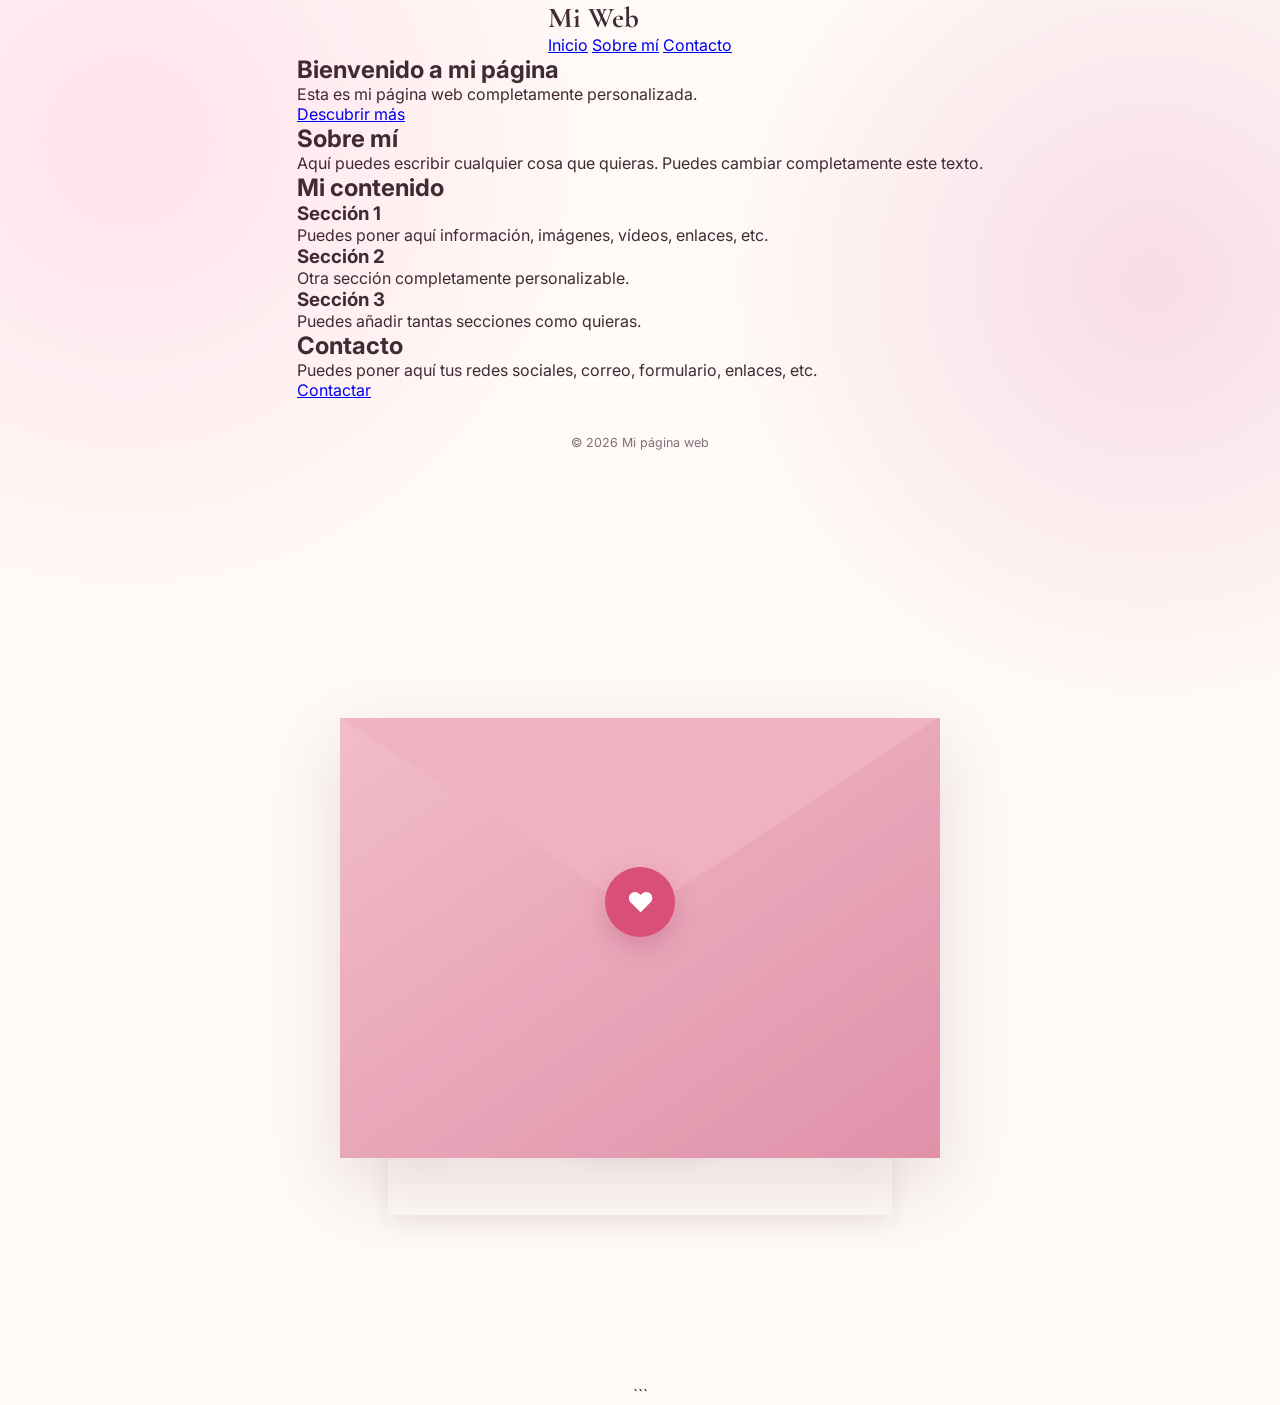
<file: index.html>
<!DOCTYPE html>
<html lang="es">
<head>
    <meta charset="UTF-8">
    
    <!-- Adaptación a móviles -->
    <meta name="viewport" content="width=device-width, initial-scale=1.0">

    <!-- Título de la página -->
    <title>Mi página web</title>

    <!-- Descripción -->
    <meta name="description" content="Mi página web personalizada">

    <!-- Hoja de estilos -->
    <link rel="stylesheet" href="style.css">
</head>

<body>

    <!-- =========================
         CABECERA
    ========================== -->
    <header>
        <nav>
            <div class="logo">
                Mi Web
            </div>

            <div class="menu">
                <a href="#inicio">Inicio</a>
                <a href="#sobre-mi">Sobre mí</a>
                <a href="#contacto">Contacto</a>
            </div>
        </nav>
    </header>


    <!-- =========================
         CONTENIDO PRINCIPAL
    ========================== -->
    <main>

        <!-- INICIO -->
        <section id="inicio" class="hero">

            <div class="hero-content">
                <h1>Bienvenido a mi página</h1>

                <p>
                    Esta es mi página web completamente personalizada.
                </p>

                <a href="#sobre-mi" class="boton">
                    Descubrir más
                </a>
            </div>

        </section>


        <!-- SOBRE MÍ -->
        <section id="sobre-mi" class="seccion">

            <h2>Sobre mí</h2>

            <p>
                Aquí puedes escribir cualquier cosa que quieras.
                Puedes cambiar completamente este texto.
            </p>

        </section>


        <!-- CONTENIDO PERSONALIZABLE -->
        <section class="seccion">

            <h2>Mi contenido</h2>

            <div class="tarjetas">

                <article class="tarjeta">
                    <h3>Sección 1</h3>
                    <p>
                        Puedes poner aquí información, imágenes,
                        vídeos, enlaces, etc.
                    </p>
                </article>

                <article class="tarjeta">
                    <h3>Sección 2</h3>
                    <p>
                        Otra sección completamente personalizable.
                    </p>
                </article>

                <article class="tarjeta">
                    <h3>Sección 3</h3>
                    <p>
                        Puedes añadir tantas secciones como quieras.
                    </p>
                </article>

            </div>

        </section>


        <!-- CONTACTO -->
        <section id="contacto" class="seccion">

            <h2>Contacto</h2>

            <p>
                Puedes poner aquí tus redes sociales,
                correo, formulario, enlaces, etc.
            </p>

            <a href="mailto:correo@ejemplo.com" class="boton">
                Contactar
            </a>

        </section>

    </main>


    <!-- =========================
         PIE DE PÁGINA
    ========================== -->
    <footer>

        <p>
            © 2026 Mi página web
        </p>

    </footer>


    <!-- JavaScript -->
    <script src="script.js"></script>

</body><!DOCTYPE html>
<html lang="es">

<head>
    <meta charset="UTF-8">
    <meta name="viewport" content="width=device-width, initial-scale=1.0">

    <title>Una carta para An ♥</title>

    <link rel="stylesheet" href="style.css">
</head>

<body class="entrance-page">

    <div class="floating-hearts"></div>

    <main class="entrance">

        <div class="envelope-container" id="envelope">

            <div class="envelope">

                <!-- CARTA DENTRO DEL SOBRE -->

                <div class="letter-inside">

                    <span class="small-title">
                        UNA PEQUEÑA PREGUNTA
                    </span>

                    <h1>
                        ¿Dónde nos conocimos?
                    </h1>

                    <div class="ornament">
                        ♥
                    </div>

                    <p>
                        Escribe la respuesta para abrir nuestra carta.
                    </p>

                    <form id="captchaForm">

                        <input
                            type="text"
                            id="captchaAnswer"
                            placeholder="Escribe aquí..."
                            autocomplete="off"
                        >

                        <button type="submit" class="button primary">
                            Continuar ♥
                        </button>

                        <p id="captchaMessage" class="captcha-message"></p>

                    </form>

                </div>

                <!-- PARTE DEL SOBRE -->

                <div class="envelope-body"></div>

                <div class="envelope-flap"></div>

                <div class="envelope-seal">
                    ♥
                </div>

            </div>

            <p class="envelope-hint">
                Pulsa el sobre para abrirlo
            </p>

        </div>

    </main>

    <script src="script.js"></script>

</body>
</html>
</html>
```
</file>
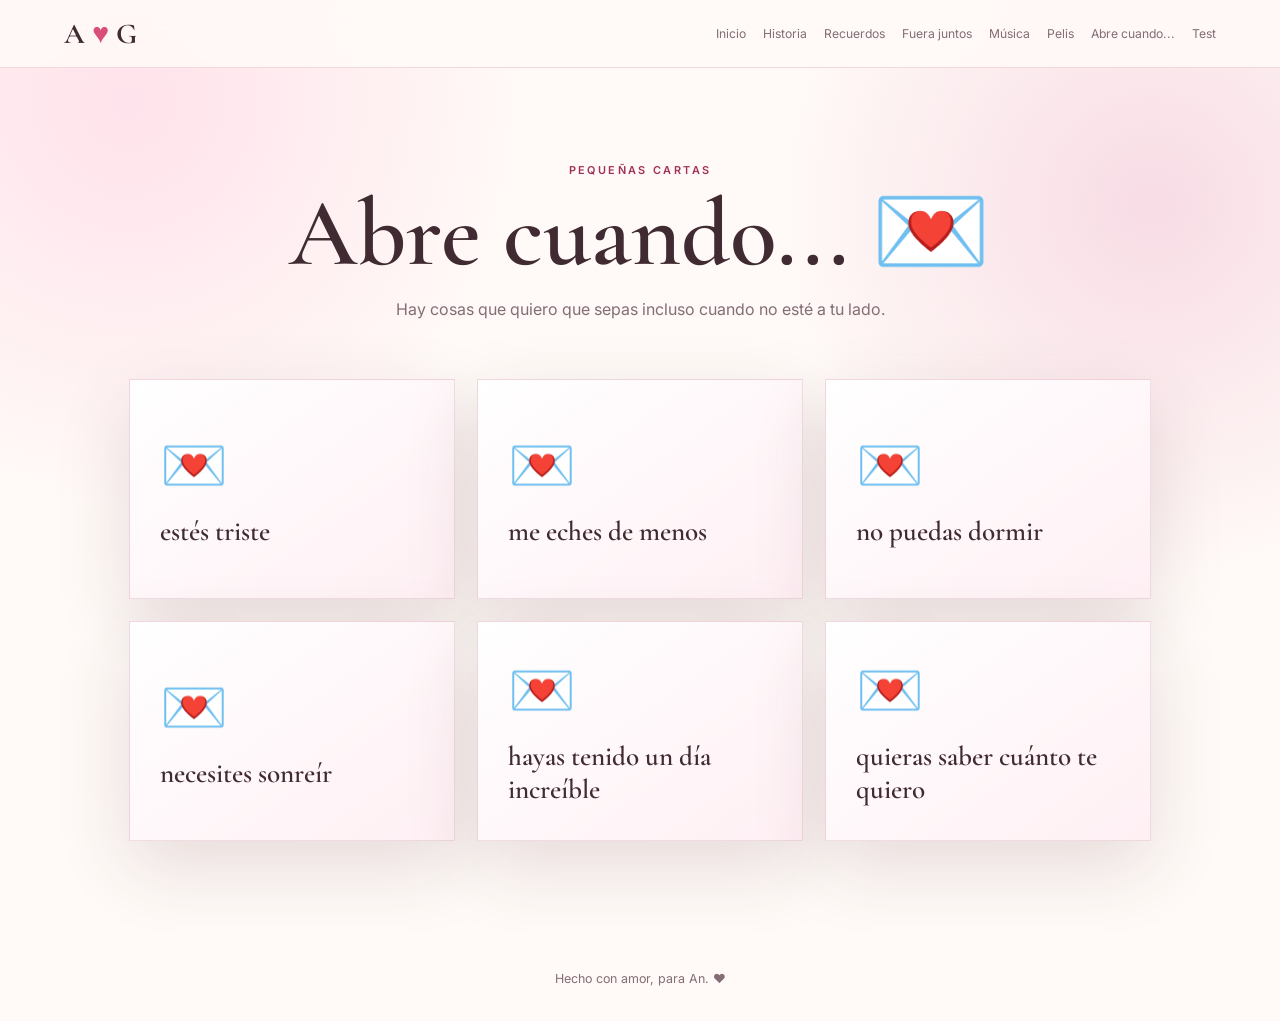
<file: abre-cuando.html>
<!DOCTYPE html>
<html lang="es">
    
<head>

    <meta charset="UTF-8">

    <meta
        name="viewport"
        content="width=device-width, initial-scale=1.0"
    >

    <title>Abre cuando... ♥</title>

    <link rel="stylesheet" href="style.css">

</head>

<body>

<div class="floating-hearts"></div>

<header class="site-header">

    <a href="home.html" class="logo">
        A <span>♥</span> G
    </a>

    <button class="mobile-menu">
        ☰
    </button>

    <nav class="navigation">

        <a href="home.html">Inicio</a>
        <a href="historia.html">Historia</a>
        <a href="recuerdos.html">Recuerdos</a>
        <a href="fuera-juntos.html">Fuera juntos</a>
        <a href="musica.html">Música</a>
        <a href="pelis.html">Pelis</a>
        <a href="abre-cuando.html">Abre cuando...</a>
        <a href="test.html">Test</a>

    </nav>

</header>


<main>

<section class="section">

    <div class="section-heading">

        <span class="small-title">
            PEQUEÑAS CARTAS
        </span>

        <h1>
            Abre cuando... 💌
        </h1>

        <p>
            Hay cosas que quiero que sepas incluso cuando
            no esté a tu lado.
        </p>

    </div>


    <div class="when-grid">


        <button
            class="when-card"
            data-title="estés triste"
            data-message="Recuerda que no todo es tan malo,
            ni tan negro como ahora lo ves,
            la vida te tiene muchas cosas buenas,
            mucha gente te quiere y entre ellas nunca dudes que estoy yo.
            Ahora no es el mejor momento pero piensa en las cosas buenas
            y apoyate sin dudarlo en la gente que te quiere
            tu puedes con todo mi chica."
        >

            <span>
                💌
            </span>

            <strong>
                estés triste
            </strong>

        </button>


        <button
            class="when-card"
            data-title="me eches de menos"
            data-message="ESCRIBE AQUÍ TU CARTA PARA CUANDO ME ECHE DE MENOS."
        >

            <span>
                💌
            </span>

            <strong>
                me eches de menos
            </strong>

        </button>


        <button
            class="when-card"
            data-title="no puedas dormir"
            data-message="ESCRIBE AQUÍ TU CARTA DE BUENAS NOCHES."
        >

            <span>
                💌
            </span>

            <strong>
                no puedas dormir
            </strong>

        </button>


        <button
            class="when-card"
            data-title="necesites sonreír"
            data-message="ESCRIBE AQUÍ ALGO QUE SEPAS QUE LE HARÁ SONREÍR."
        >

            <span>
                💌
            </span>

            <strong>
                necesites sonreír
            </strong>

        </button>


        <button
            class="when-card"
            data-title="hayas tenido un día increíble"
            data-message="ESCRIBE AQUÍ UN MENSAJE PARA CELEBRARLO."
        >

            <span>
                💌
            </span>

            <strong>
                hayas tenido un día increíble
            </strong>

        </button>


        <button
            class="when-card"
            data-title="quieras saber cuánto te quiero"
            data-message="ESCRIBE AQUÍ TODO LO QUE QUIERAS DECIRLE."
        >

            <span>
                💌
            </span>

            <strong>
                quieras saber cuánto te quiero
            </strong>

        </button>


    </div>

</section>

</main>


<!-- MODAL -->

<div class="letter-modal" id="letterModal">

    <div class="modal-content">

        <button
            class="modal-close"
            id="modalClose"
        >
            ×
        </button>

        <span class="small-title">
            ABRE CUANDO...
        </span>

        <h2 id="modalTitle">
        </h2>

        <div class="ornament">
            ♥
        </div>

        <p id="modalMessage">
        </p>

        <p class="signature">
            — G
        </p>

    </div>

</div>


<footer>
    Hecho con amor, para An. ♥
</footer>

<script src="script.js"></script>

</body>
</html>
</file>
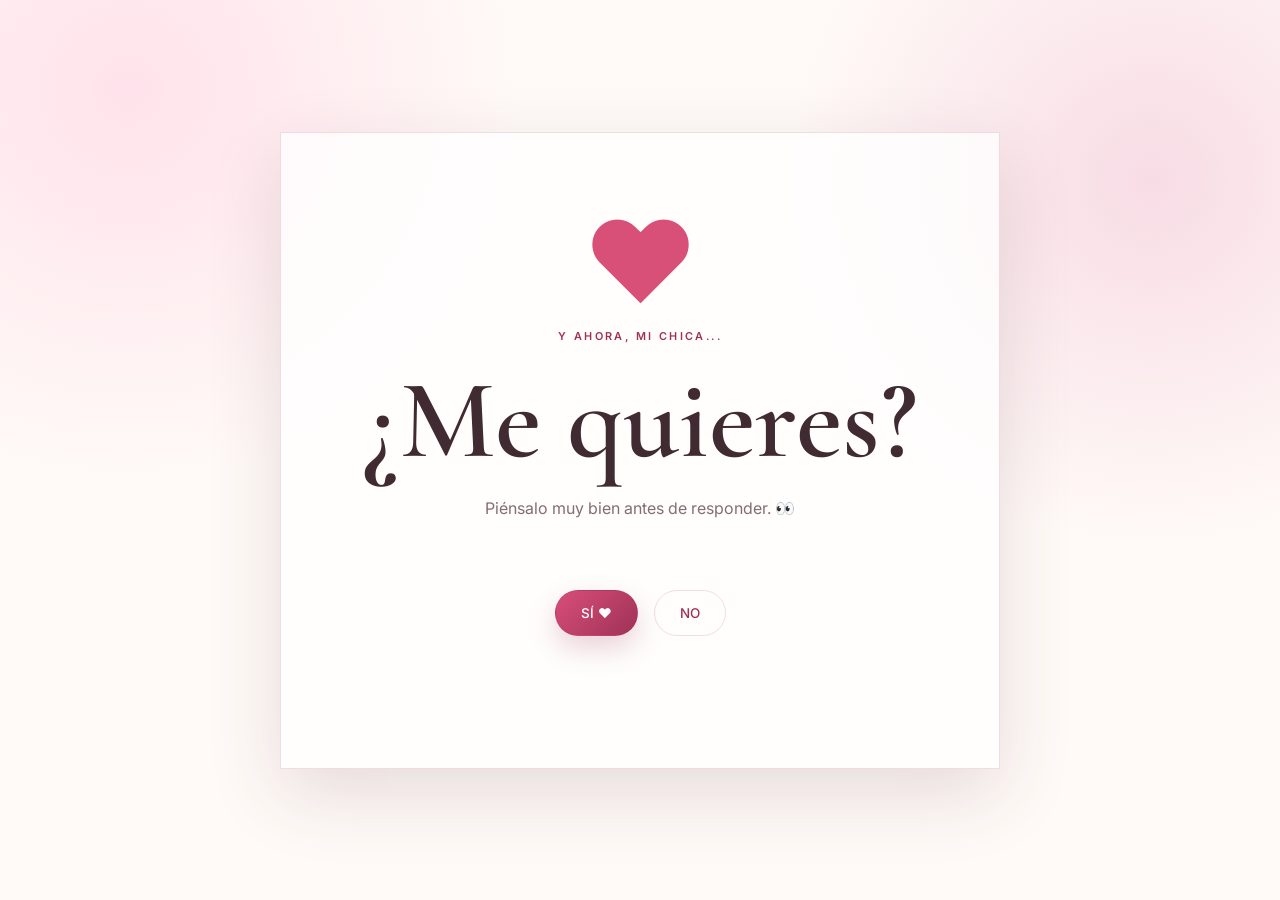
<file: final.html>
<!DOCTYPE html>
<html lang="es">

<head>

    <meta charset="UTF-8">

    <meta
        name="viewport"
        content="width=device-width, initial-scale=1.0"
    >

    <title>Una última pregunta ♥</title>

    <link rel="stylesheet" href="style.css">

</head>

<body class="final-page">

    <div class="floating-hearts"></div>


    <main class="final-container">

        <div class="final-card">

            <div class="final-heart">
                ♥
            </div>

            <span class="small-title">
                Y AHORA, MI CHICA...
            </span>

            <h1>
                ¿Me quieres?
            </h1>

            <p id="finalText">

                Piénsalo muy bien antes de responder. 👀

            </p>


            <div class="final-buttons">

                <button
                    id="yesButton"
                    class="button primary yes-button"
                >
                    SÍ ♥
                </button>


                <button
                    id="noButton"
                    class="button outline no-button"
                >
                    NO
                </button>

            </div>

        </div>

    </main>


    <script src="script.js"></script>

</body>
</html>
</file>
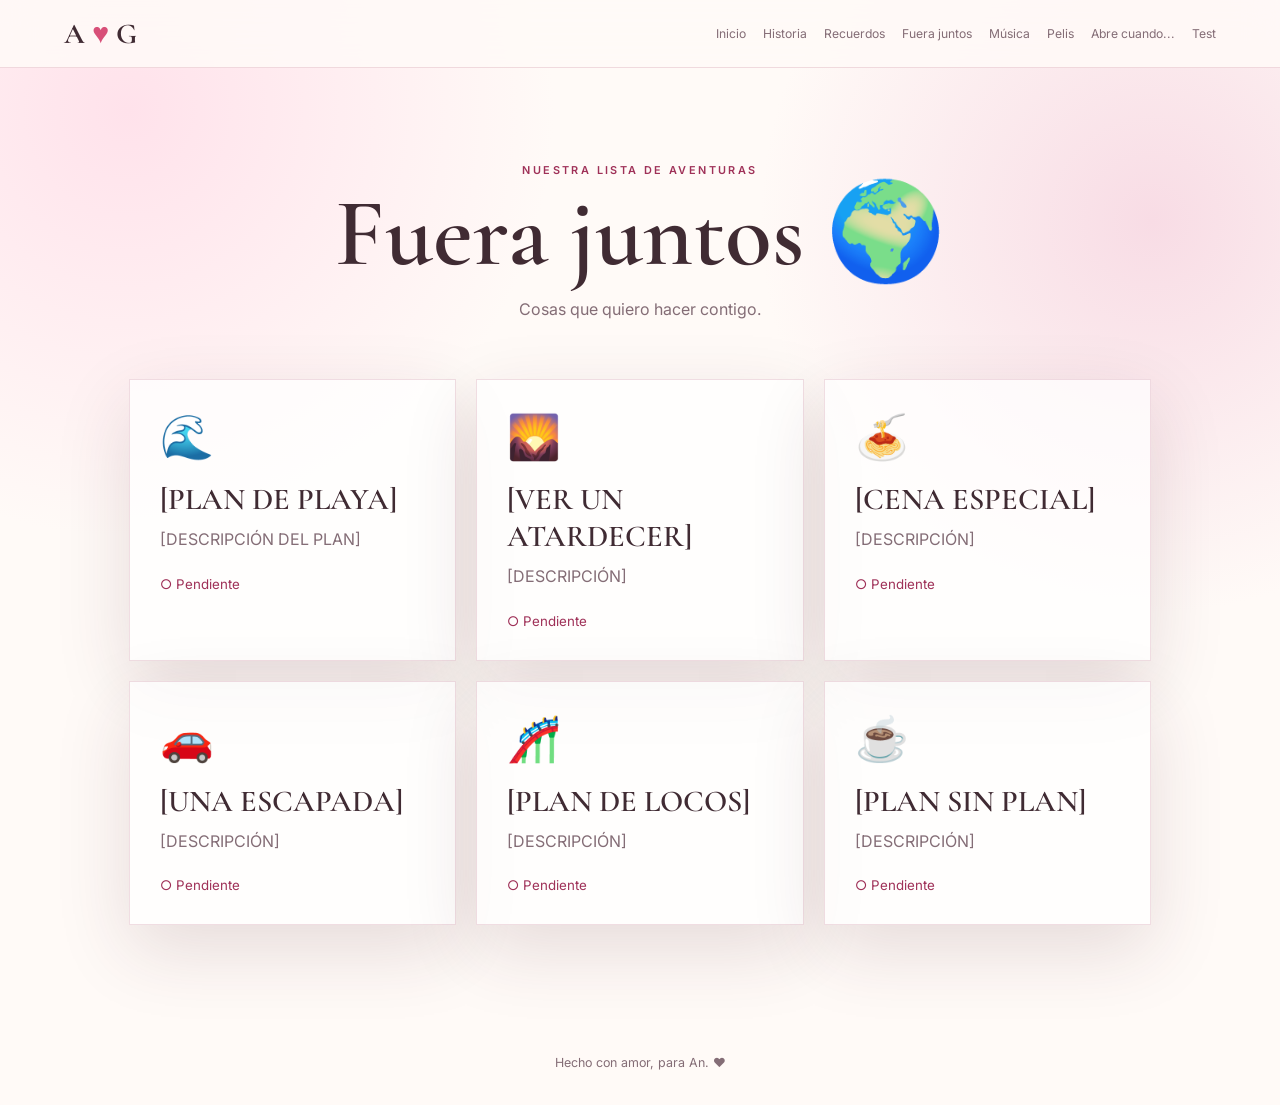
<file: fuera-juntos.html>
<!DOCTYPE html>
<html lang="es">

<head>
    
    <meta charset="UTF-8">

    <meta
        name="viewport"
        content="width=device-width, initial-scale=1.0"
    >

    <title>Fuera juntos ♥</title>

    <link rel="stylesheet" href="style.css">

</head>

<body>

<div class="floating-hearts"></div>

<header class="site-header">

    <a href="home.html" class="logo">
        A <span>♥</span> G
    </a>

    <button class="mobile-menu">
        ☰
    </button>

    <nav class="navigation">

        <a href="home.html">Inicio</a>
        <a href="historia.html">Historia</a>
        <a href="recuerdos.html">Recuerdos</a>
        <a href="fuera-juntos.html">Fuera juntos</a>
        <a href="musica.html">Música</a>
        <a href="pelis.html">Pelis</a>
        <a href="abre-cuando.html">Abre cuando...</a>
        <a href="test.html">Test</a>

    </nav>

</header>


<main>

<section class="section">

    <div class="section-heading">

        <span class="small-title">
            NUESTRA LISTA DE AVENTURAS
        </span>

        <h1>
            Fuera juntos 🌍
        </h1>

        <p>
            Cosas que quiero hacer contigo.
        </p>

    </div>


    <div class="plans-grid">


        <article class="plan-card">

            <div class="plan-icon">
                🌊
            </div>

            <h2>
                [PLAN DE PLAYA]
            </h2>

            <p>
                [DESCRIPCIÓN DEL PLAN]
            </p>

            <button class="plan-check">
                ○ Pendiente
            </button>

        </article>


        <article class="plan-card">

            <div class="plan-icon">
                🌄
            </div>

            <h2>
                [VER UN ATARDECER]
            </h2>

            <p>
                [DESCRIPCIÓN]
            </p>

            <button class="plan-check">
                ○ Pendiente
            </button>

        </article>


        <article class="plan-card">

            <div class="plan-icon">
                🍝
            </div>

            <h2>
                [CENA ESPECIAL]
            </h2>

            <p>
                [DESCRIPCIÓN]
            </p>

            <button class="plan-check">
                ○ Pendiente
            </button>

        </article>


        <article class="plan-card">

            <div class="plan-icon">
                🚗
            </div>

            <h2>
                [UNA ESCAPADA]
            </h2>

            <p>
                [DESCRIPCIÓN]
            </p>

            <button class="plan-check">
                ○ Pendiente
            </button>

        </article>


        <article class="plan-card">

            <div class="plan-icon">
                🎢
            </div>

            <h2>
                [PLAN DE LOCOS]
            </h2>

            <p>
                [DESCRIPCIÓN]
            </p>

            <button class="plan-check">
                ○ Pendiente
            </button>

        </article>


        <article class="plan-card">

            <div class="plan-icon">
                ☕
            </div>

            <h2>
                [PLAN SIN PLAN]
            </h2>

            <p>
                [DESCRIPCIÓN]
            </p>

            <button class="plan-check">
                ○ Pendiente
            </button>

        </article>


    </div>

</section>

</main>


<footer>
    Hecho con amor, para An. ♥
</footer>

<script src="script.js"></script>

</body>
</html>
</file>
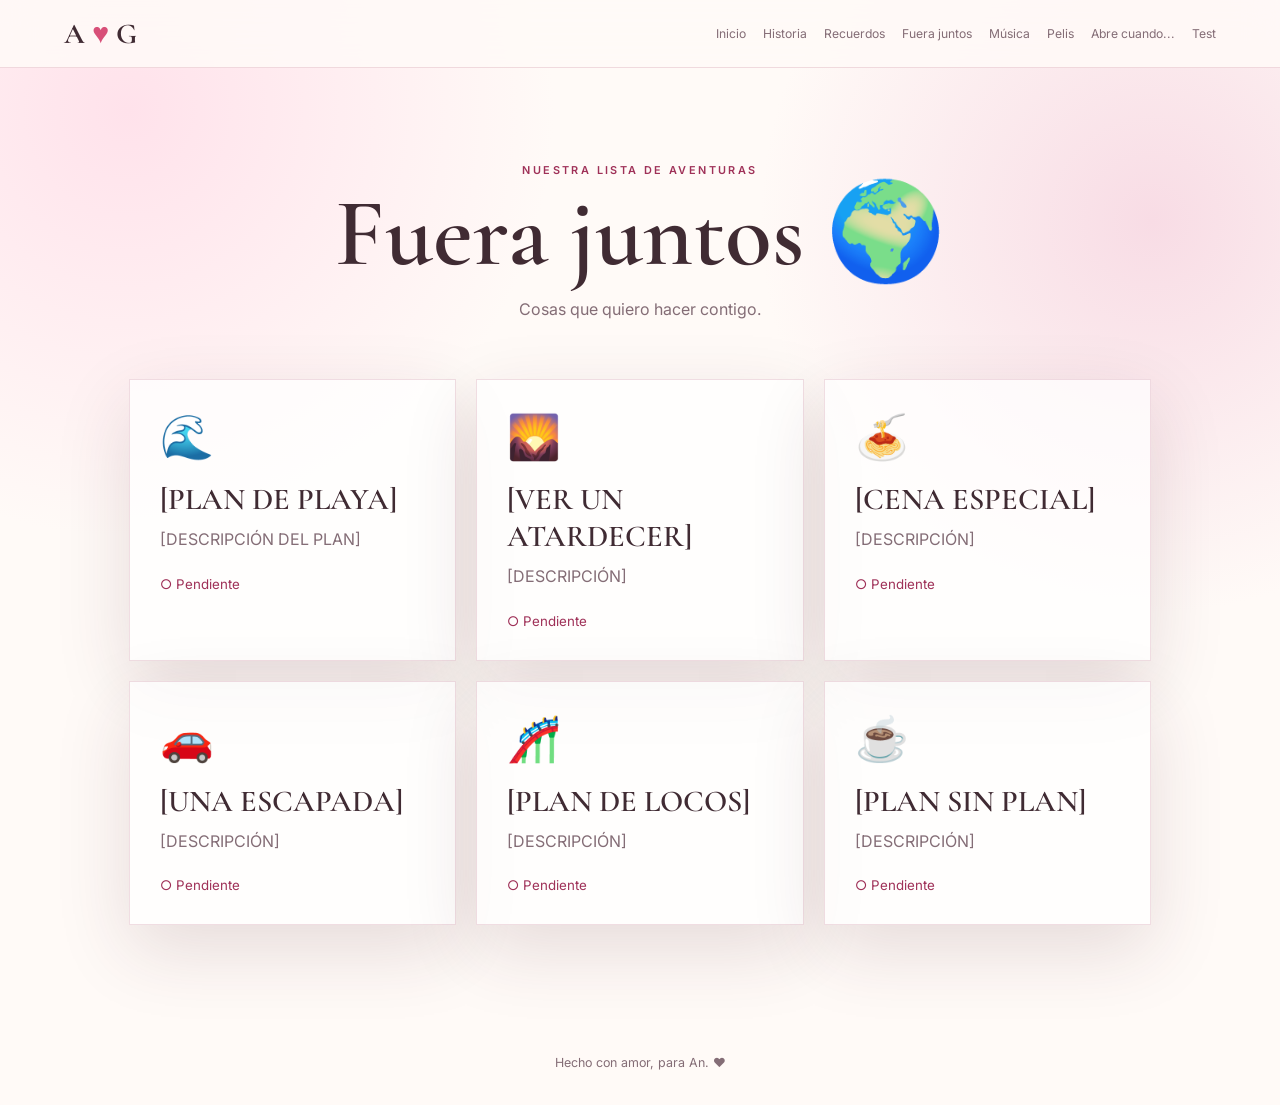
<file: fura-juntos.html>
<!DOCTYPE html>
<html lang="es">

<head>

    <meta charset="UTF-8">

    <meta
        name="viewport"
        content="width=device-width, initial-scale=1.0"
    >

    <title>Fuera juntos ♥</title>

    <link rel="stylesheet" href="style.css">

</head>

<body>

<div class="floating-hearts"></div>

<header class="site-header">

    <a href="home.html" class="logo">
        A <span>♥</span> G
    </a>

    <button class="mobile-menu">
        ☰
    </button>

    <nav class="navigation">

        <a href="home.html">Inicio</a>
        <a href="historia.html">Historia</a>
        <a href="recuerdos.html">Recuerdos</a>
        <a href="fuera-juntos.html">Fuera juntos</a>
        <a href="musica.html">Música</a>
        <a href="pelis.html">Pelis</a>
        <a href="abre-cuando.html">Abre cuando...</a>
        <a href="test.html">Test</a>

    </nav>

</header>


<main>

<section class="section">

    <div class="section-heading">

        <span class="small-title">
            NUESTRA LISTA DE AVENTURAS
        </span>

        <h1>
            Fuera juntos 🌍
        </h1>

        <p>
            Cosas que quiero hacer contigo.
        </p>

    </div>


    <div class="plans-grid">


        <article class="plan-card">

            <div class="plan-icon">
                🌊
            </div>

            <h2>
                [PLAN DE PLAYA]
            </h2>

            <p>
                [DESCRIPCIÓN DEL PLAN]
            </p>

            <button class="plan-check">
                ○ Pendiente
            </button>

        </article>


        <article class="plan-card">

            <div class="plan-icon">
                🌄
            </div>

            <h2>
                [VER UN ATARDECER]
            </h2>

            <p>
                [DESCRIPCIÓN]
            </p>

            <button class="plan-check">
                ○ Pendiente
            </button>

        </article>


        <article class="plan-card">

            <div class="plan-icon">
                🍝
            </div>

            <h2>
                [CENA ESPECIAL]
            </h2>

            <p>
                [DESCRIPCIÓN]
            </p>

            <button class="plan-check">
                ○ Pendiente
            </button>

        </article>


        <article class="plan-card">

            <div class="plan-icon">
                🚗
            </div>

            <h2>
                [UNA ESCAPADA]
            </h2>

            <p>
                [DESCRIPCIÓN]
            </p>

            <button class="plan-check">
                ○ Pendiente
            </button>

        </article>


        <article class="plan-card">

            <div class="plan-icon">
                🎢
            </div>

            <h2>
                [PLAN DE LOCOS]
            </h2>

            <p>
                [DESCRIPCIÓN]
            </p>

            <button class="plan-check">
                ○ Pendiente
            </button>

        </article>


        <article class="plan-card">

            <div class="plan-icon">
                ☕
            </div>

            <h2>
                [PLAN SIN PLAN]
            </h2>

            <p>
                [DESCRIPCIÓN]
            </p>

            <button class="plan-check">
                ○ Pendiente
            </button>

        </article>


    </div>

</section>

</main>


<footer>
    Hecho con amor, para An. ♥
</footer>

<script src="script.js"></script>

</body>
</html>
</file>
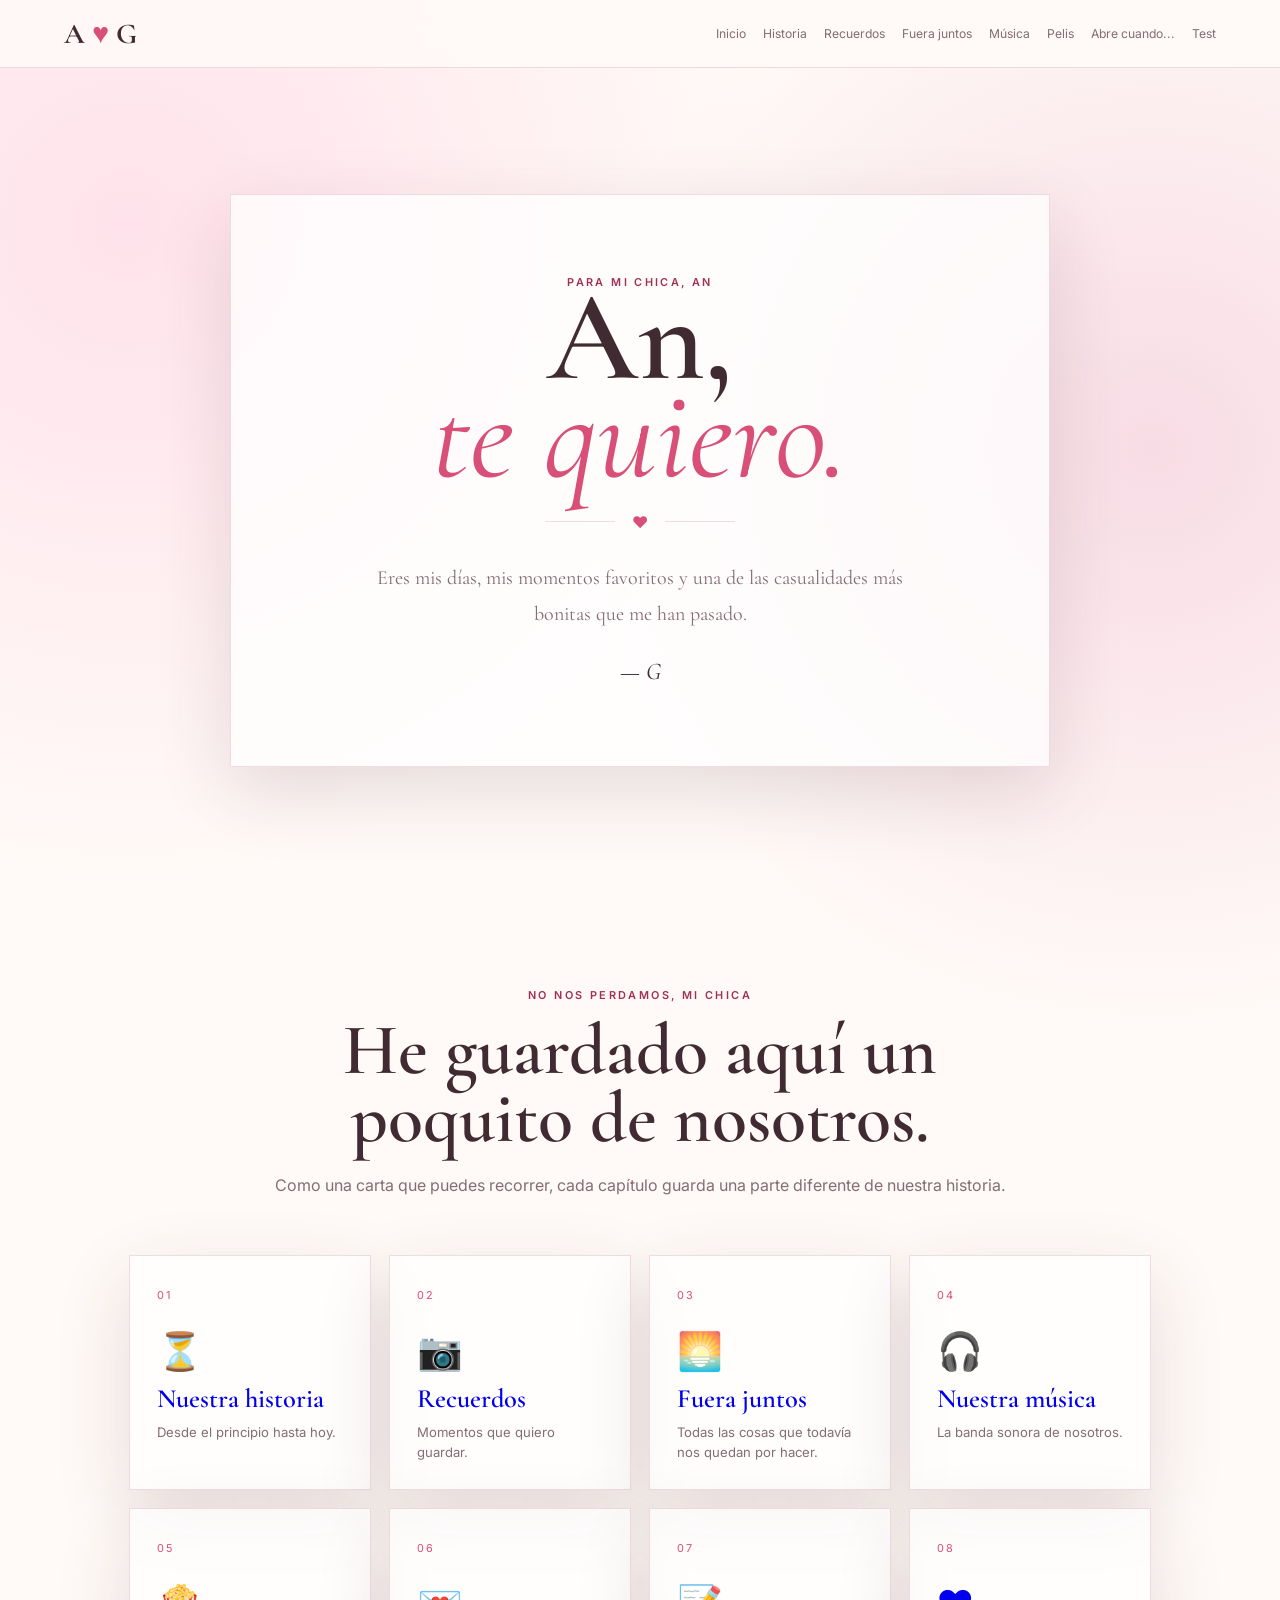
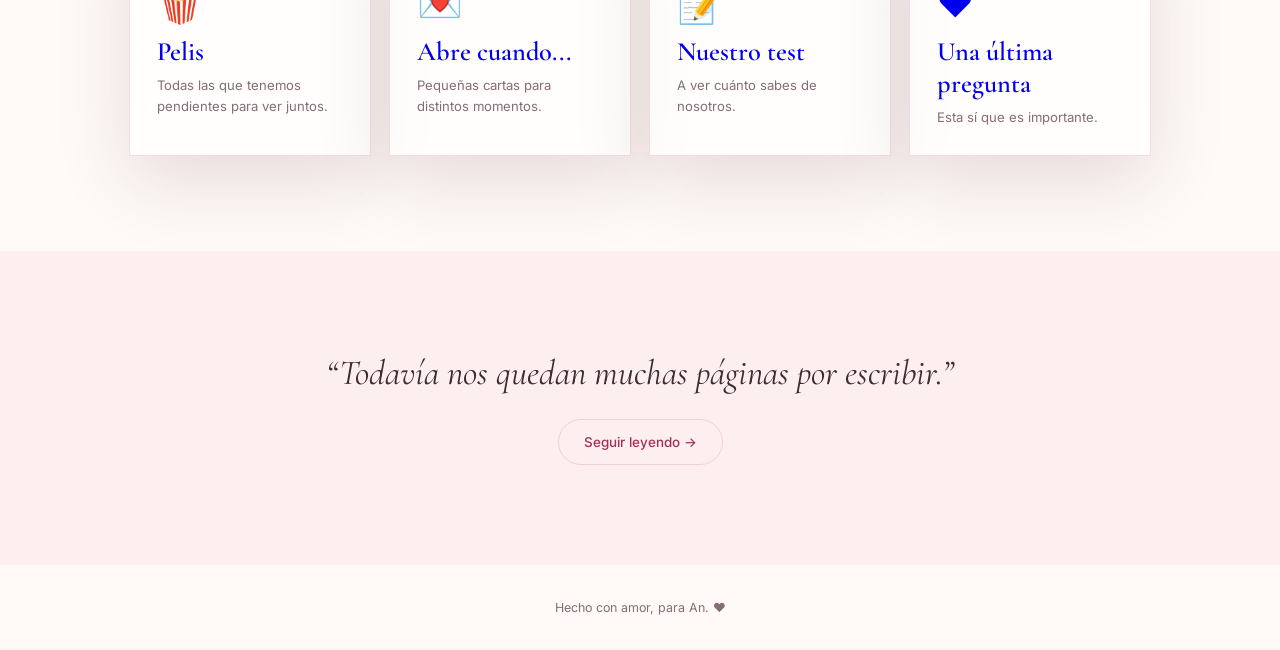
<file: home.html>
<!DOCTYPE html>
<html lang="es">

<head>
    
    <meta charset="UTF-8">

    <meta
        name="viewport"
        content="width=device-width, initial-scale=1.0"
    >

    <title>An, te quiero ♥</title>

    <link rel="stylesheet" href="style.css">

</head>

<body>

    <div class="floating-hearts"></div>

    <!-- MENÚ -->

    <header class="site-header">

        <a href="home.html" class="logo">
            A <span>♥</span> G
        </a>

        <button class="mobile-menu">
            ☰
        </button>

        <nav class="navigation">

            <a href="home.html">
                Inicio
            </a>

            <a href="historia.html">
                Historia
            </a>

            <a href="recuerdos.html">
                Recuerdos
            </a>

            <a href="fuera-juntos.html">
                Fuera juntos
            </a>

            <a href="musica.html">
                Música
            </a>

            <a href="pelis.html">
                Pelis
            </a>

            <a href="abre-cuando.html">
                Abre cuando...
            </a>

            <a href="test.html">
                Test
            </a>

        </nav>

    </header>


    <main>

        <!-- CARTA PRINCIPAL -->

        <section class="hero-letter">

            <div class="main-letter">

                <span class="small-title">
                    PARA MI CHICA, AN
                </span>

                <h1>
                    An,
                    <br>
                    <em>te quiero.</em>
                </h1>

                <div class="ornament">
                    ♥
                </div>

                <p class="hero-text">

                    Eres mis días, mis momentos favoritos
                    y una de las casualidades más bonitas
                    que me han pasado.

                </p>

                <!--
                    ESCRIBE AQUÍ UNA FRASE PERSONAL
                -->

                <p class="signature">
                    — G
                </p>

            </div>

        </section>


        <!-- ENLACES -->

        <section class="section">

            <div class="section-heading">

                <span class="small-title">
                    NO NOS PERDAMOS, MI CHICA
                </span>

                <h2>
                    He guardado aquí un poquito de nosotros.
                </h2>

                <p>
                    Como una carta que puedes recorrer,
                    cada capítulo guarda una parte diferente
                    de nuestra historia.
                </p>

            </div>


            <div class="portal-grid">


                <a href="historia.html" class="portal">

                    <span class="portal-number">
                        01
                    </span>

                    <div class="portal-icon">
                        ⏳
                    </div>

                    <h3>
                        Nuestra historia
                    </h3>

                    <p>
                        Desde el principio hasta hoy.
                    </p>

                </a>


                <a href="recuerdos.html" class="portal">

                    <span class="portal-number">
                        02
                    </span>

                    <div class="portal-icon">
                        📷
                    </div>

                    <h3>
                        Recuerdos
                    </h3>

                    <p>
                        Momentos que quiero guardar.
                    </p>

                </a>


                <a href="fuera-juntos.html" class="portal">

                    <span class="portal-number">
                        03
                    </span>

                    <div class="portal-icon">
                        🌅
                    </div>

                    <h3>
                        Fuera juntos
                    </h3>

                    <p>
                        Todas las cosas que todavía nos quedan por hacer.
                    </p>

                </a>


                <a href="musica.html" class="portal">

                    <span class="portal-number">
                        04
                    </span>

                    <div class="portal-icon">
                        🎧
                    </div>

                    <h3>
                        Nuestra música
                    </h3>

                    <p>
                        La banda sonora de nosotros.
                    </p>

                </a>


                <a href="pelis.html" class="portal">

                    <span class="portal-number">
                        05
                    </span>

                    <div class="portal-icon">
                        🍿
                    </div>

                    <h3>
                        Pelis
                    </h3>

                    <p>
                        Todas las que tenemos pendientes para ver juntos.
                    </p>

                </a>


                <a href="abre-cuando.html" class="portal">

                    <span class="portal-number">
                        06
                    </span>

                    <div class="portal-icon">
                        💌
                    </div>

                    <h3>
                        Abre cuando...
                    </h3>

                    <p>
                        Pequeñas cartas para distintos momentos.
                    </p>

                </a>


                <a href="test.html" class="portal">

                    <span class="portal-number">
                        07
                    </span>

                    <div class="portal-icon">
                        📝
                    </div>

                    <h3>
                        Nuestro test
                    </h3>

                    <p>
                        A ver cuánto sabes de nosotros.
                    </p>

                </a>


                <a href="final.html" class="portal final-portal">

                    <span class="portal-number">
                        08
                    </span>

                    <div class="portal-icon">
                        ♥
                    </div>

                    <h3>
                        Una última pregunta
                    </h3>

                    <p>
                        Esta sí que es importante.
                    </p>

                </a>


            </div>

        </section>


        <!-- FRASE FINAL -->

        <section class="quote-section">

            <p>
                “Todavía nos quedan muchas páginas por escribir.”
            </p>

            <a href="historia.html" class="button outline">
                Seguir leyendo →
            </a>

        </section>

    </main>


    <footer>

        Hecho con amor, para An. ♥

    </footer>


    <script src="script.js"></script>

</body>
</html>
</file>
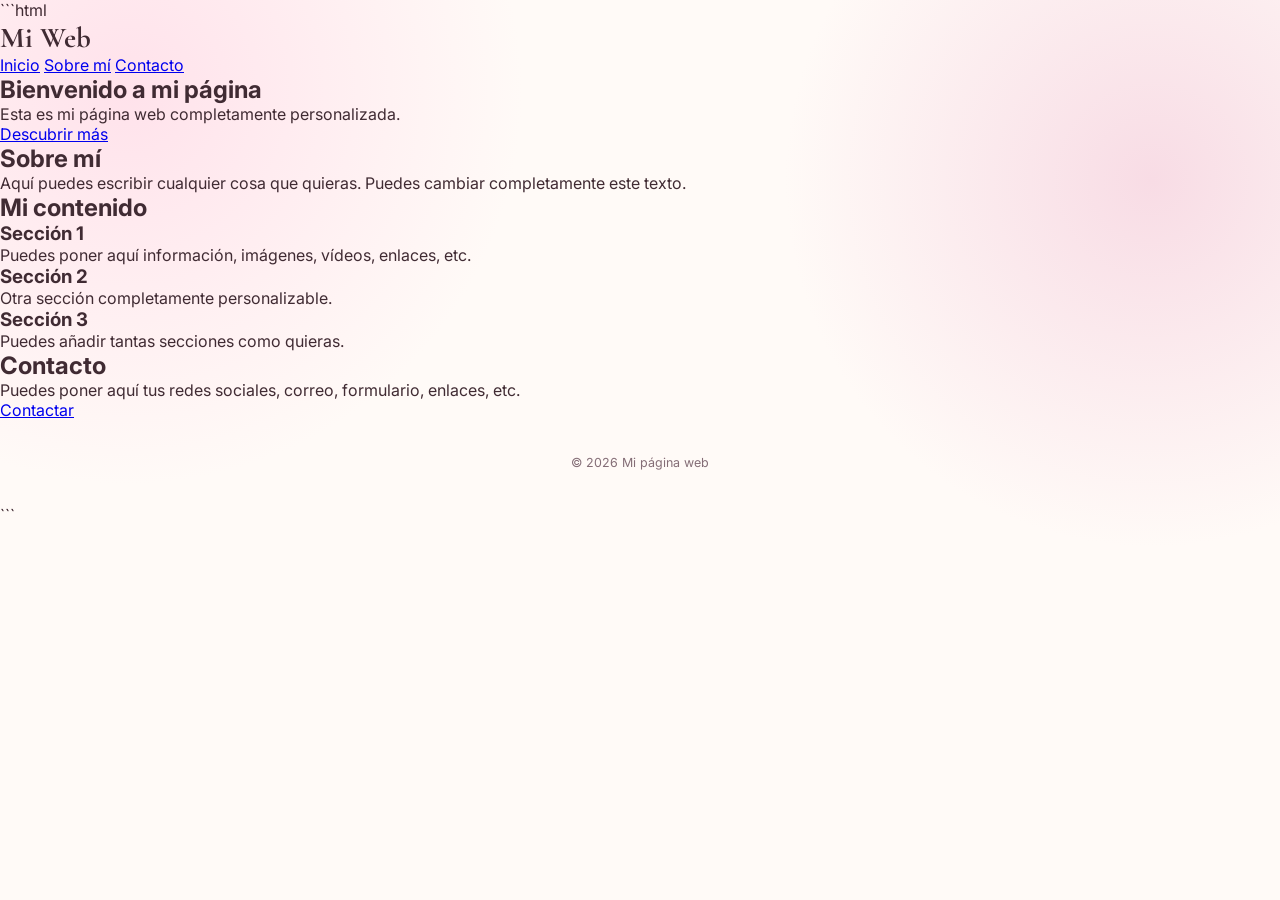
<file: main.html>
```html
<!DOCTYPE html>
<html lang="es">
<head>
    <meta charset="UTF-8">

    <!-- Adaptación a móviles -->
    <meta name="viewport" content="width=device-width, initial-scale=1.0">

    <!-- Título de la página -->
    <title>Mi página web</title>

    <!-- Descripción -->
    <meta name="description" content="Mi página web personalizada">

    <!-- Hoja de estilos -->
    <link rel="stylesheet" href="style.css">
</head>

<body>

    <!-- =========================
         CABECERA
    ========================== -->
    <header>
        <nav>
            <div class="logo">
                Mi Web
            </div>

            <div class="menu">
                <a href="#inicio">Inicio</a>
                <a href="#sobre-mi">Sobre mí</a>
                <a href="#contacto">Contacto</a>
            </div>
        </nav>
    </header>


    <!-- =========================
         CONTENIDO PRINCIPAL
    ========================== -->
    <main>

        <!-- INICIO -->
        <section id="inicio" class="hero">

            <div class="hero-content">
                <h1>Bienvenido a mi página</h1>

                <p>
                    Esta es mi página web completamente personalizada.
                </p>

                <a href="#sobre-mi" class="boton">
                    Descubrir más
                </a>
            </div>

        </section>


        <!-- SOBRE MÍ -->
        <section id="sobre-mi" class="seccion">

            <h2>Sobre mí</h2>

            <p>
                Aquí puedes escribir cualquier cosa que quieras.
                Puedes cambiar completamente este texto.
            </p>

        </section>


        <!-- CONTENIDO PERSONALIZABLE -->
        <section class="seccion">

            <h2>Mi contenido</h2>

            <div class="tarjetas">

                <article class="tarjeta">
                    <h3>Sección 1</h3>
                    <p>
                        Puedes poner aquí información, imágenes,
                        vídeos, enlaces, etc.
                    </p>
                </article>

                <article class="tarjeta">
                    <h3>Sección 2</h3>
                    <p>
                        Otra sección completamente personalizable.
                    </p>
                </article>

                <article class="tarjeta">
                    <h3>Sección 3</h3>
                    <p>
                        Puedes añadir tantas secciones como quieras.
                    </p>
                </article>

            </div>

        </section>


        <!-- CONTACTO -->
        <section id="contacto" class="seccion">

            <h2>Contacto</h2>

            <p>
                Puedes poner aquí tus redes sociales,
                correo, formulario, enlaces, etc.
            </p>

            <a href="mailto:correo@ejemplo.com" class="boton">
                Contactar
            </a>

        </section>

    </main>


    <!-- =========================
         PIE DE PÁGINA
    ========================== -->
    <footer>

        <p>
            © 2026 Mi página web
        </p>

    </footer>


    <!-- JavaScript -->
    <script src="script.js"></script>

</body>
</html>
```
</file>
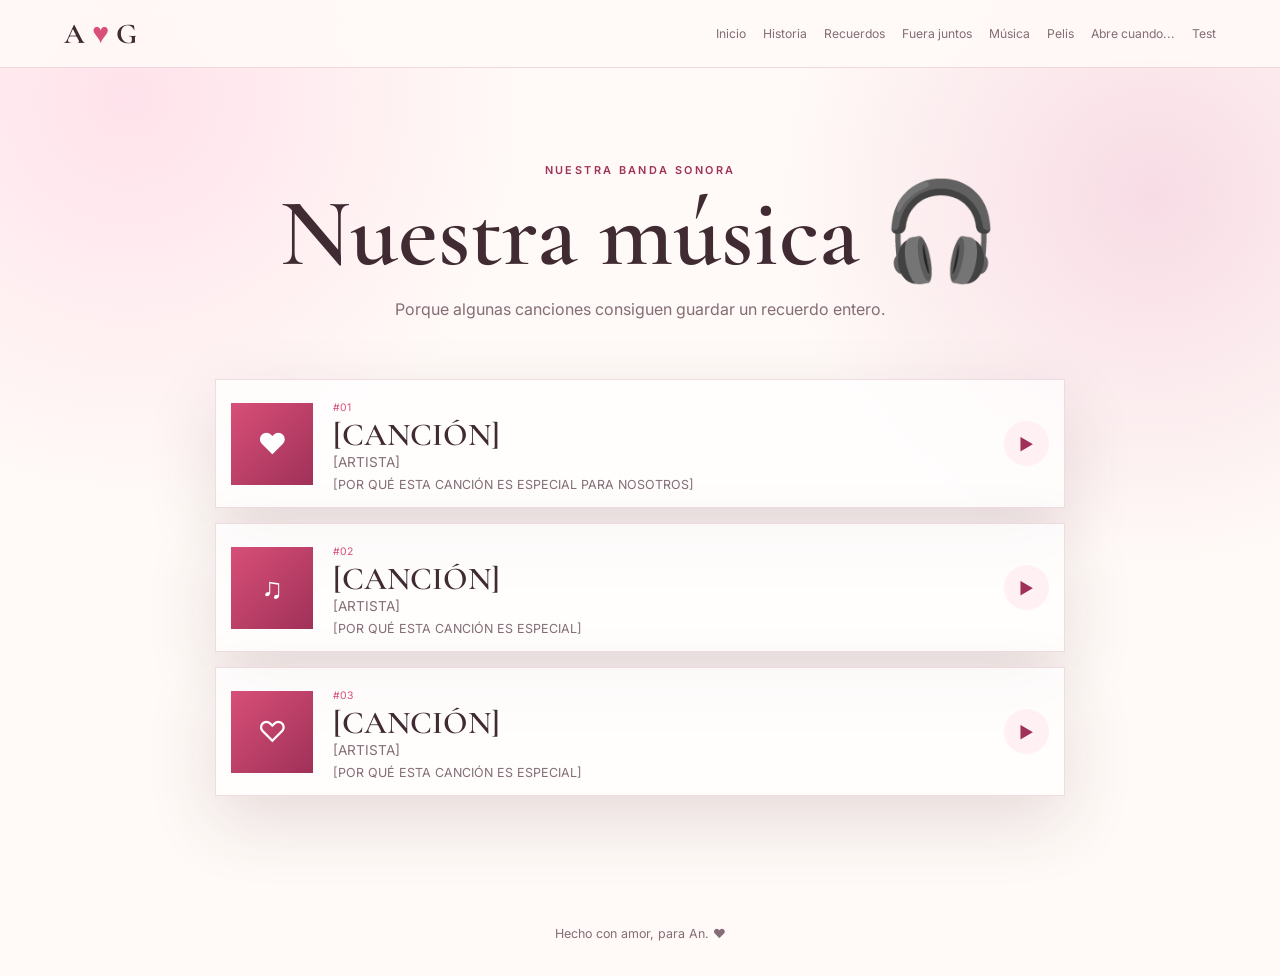
<file: musica.html>
<!DOCTYPE html>
<html lang="es">

<head>
    
    <meta charset="UTF-8">

    <meta
        name="viewport"
        content="width=device-width, initial-scale=1.0"
    >

    <title>Nuestra música ♥</title>

    <link rel="stylesheet" href="style.css">

</head>

<body>

<div class="floating-hearts"></div>

<header class="site-header">

    <a href="home.html" class="logo">
        A <span>♥</span> G
    </a>

    <button class="mobile-menu">
        ☰
    </button>

    <nav class="navigation">

        <a href="home.html">Inicio</a>
        <a href="historia.html">Historia</a>
        <a href="recuerdos.html">Recuerdos</a>
        <a href="fuera-juntos.html">Fuera juntos</a>
        <a href="musica.html">Música</a>
        <a href="pelis.html">Pelis</a>
        <a href="abre-cuando.html">Abre cuando...</a>
        <a href="test.html">Test</a>

    </nav>

</header>


<main>

<section class="section">

    <div class="section-heading">

        <span class="small-title">
            NUESTRA BANDA SONORA
        </span>

        <h1>
            Nuestra música 🎧
        </h1>

        <p>
            Porque algunas canciones consiguen guardar
            un recuerdo entero.
        </p>

    </div>


    <div class="songs">


        <article class="song-card">

            <div class="album-cover">
                ♥
            </div>

            <div class="song-info">

                <span>
                    #01
                </span>

                <h2>
                    [CANCIÓN]
                </h2>

                <p>
                    [ARTISTA]
                </p>

                <p class="song-story">
                    [POR QUÉ ESTA CANCIÓN ES ESPECIAL PARA NOSOTROS]
                </p>

            </div>

            <!--
                CAMBIA EL HREF POR EL ENLACE
                DE SPOTIFY / YOUTUBE
            -->

            <a
                href="https://open.spotify.com/"
                target="_blank"
                class="play-button"
            >
                ▶
            </a>

        </article>


        <article class="song-card">

            <div class="album-cover">
                ♫
            </div>

            <div class="song-info">

                <span>
                    #02
                </span>

                <h2>
                    [CANCIÓN]
                </h2>

                <p>
                    [ARTISTA]
                </p>

                <p class="song-story">
                    [POR QUÉ ESTA CANCIÓN ES ESPECIAL]
                </p>

            </div>

            <a
                href="https://open.spotify.com/"
                target="_blank"
                class="play-button"
            >
                ▶
            </a>

        </article>


        <article class="song-card">

            <div class="album-cover">
                ♡
            </div>

            <div class="song-info">

                <span>
                    #03
                </span>

                <h2>
                    [CANCIÓN]
                </h2>

                <p>
                    [ARTISTA]
                </p>

                <p class="song-story">
                    [POR QUÉ ESTA CANCIÓN ES ESPECIAL]
                </p>

            </div>

            <a
                href="https://open.spotify.com/"
                target="_blank"
                class="play-button"
            >
                ▶
            </a>

        </article>


    </div>

</section>

</main>


<footer>
    Hecho con amor, para An. ♥
</footer>

<script src="script.js"></script>

</body>
</html>
</file>
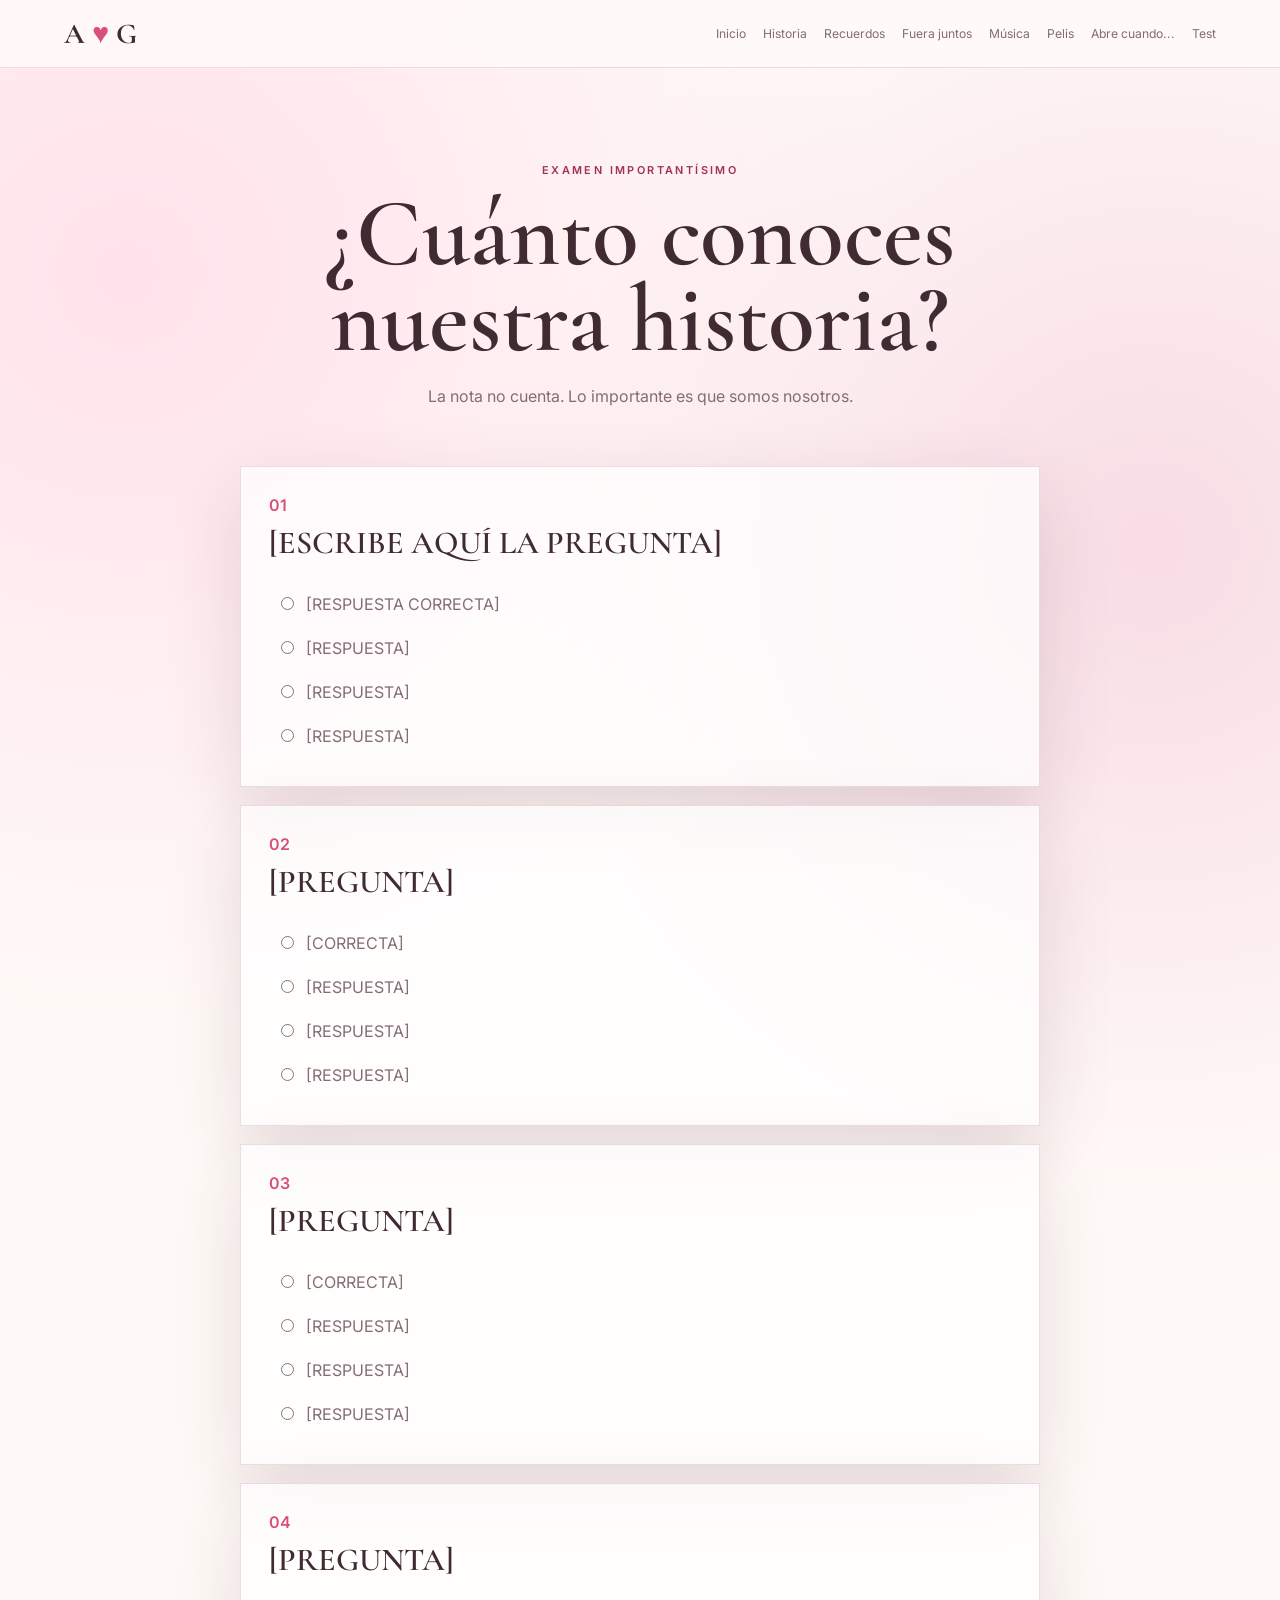
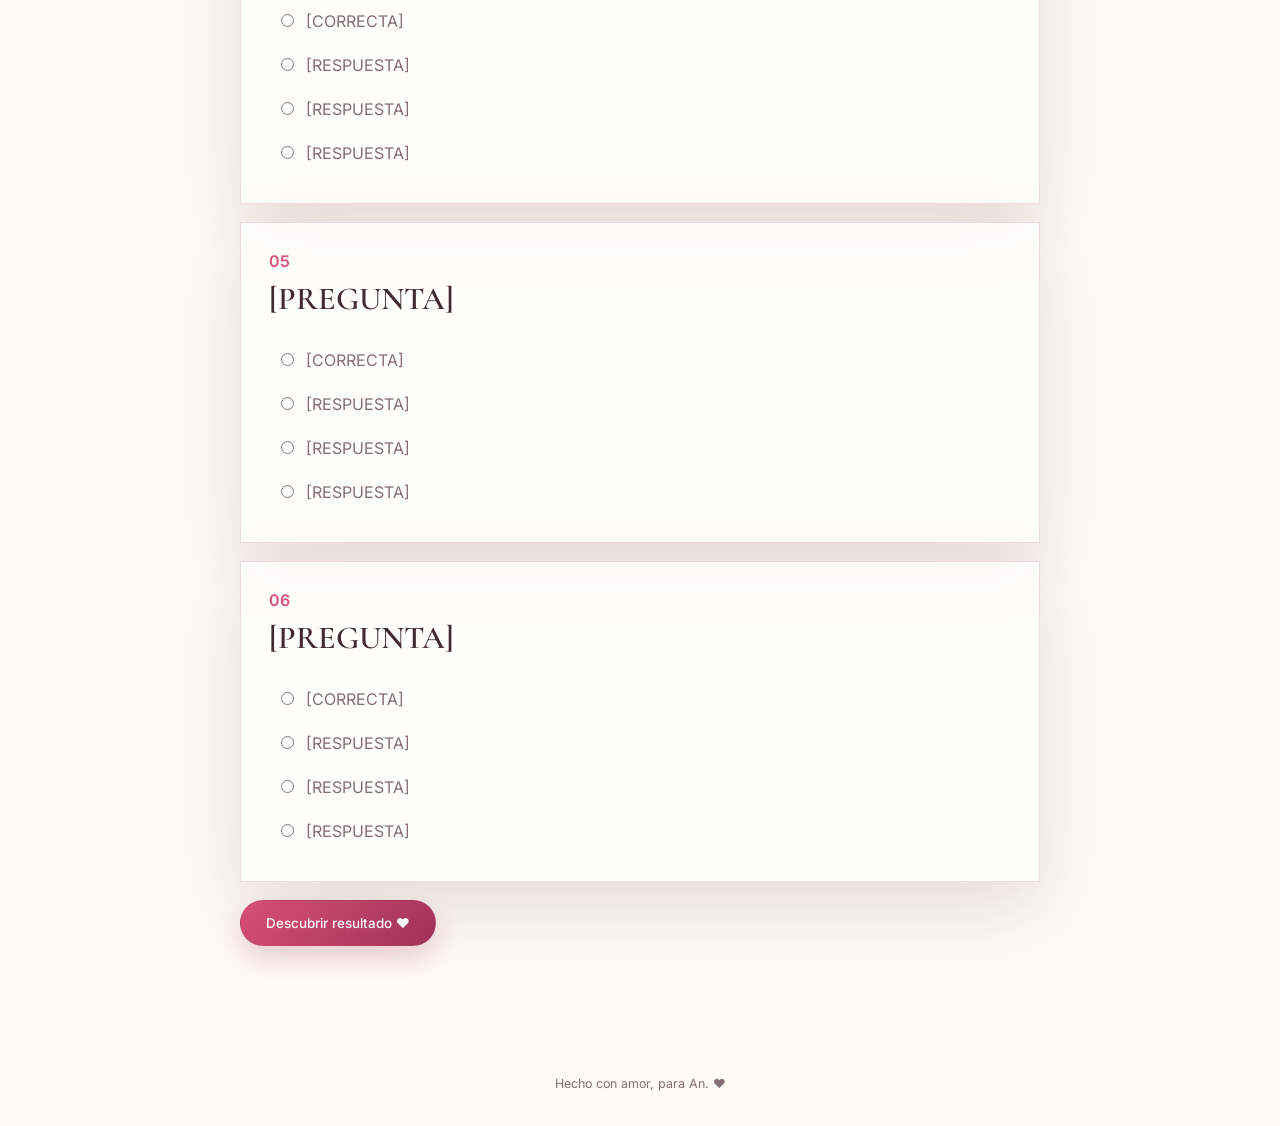
<file: test.html>
<!DOCTYPE html>
<html lang="es">

<head>
    
    <meta charset="UTF-8">

    <meta
        name="viewport"
        content="width=device-width, initial-scale=1.0"
    >

    <title>Nuestro test ♥</title>

    <link rel="stylesheet" href="style.css">

</head>

<body>

<div class="floating-hearts"></div>

<header class="site-header">

    <a href="home.html" class="logo">
        A <span>♥</span> G
    </a>

    <button class="mobile-menu">
        ☰
    </button>

    <nav class="navigation">

        <a href="home.html">Inicio</a>
        <a href="historia.html">Historia</a>
        <a href="recuerdos.html">Recuerdos</a>
        <a href="fuera-juntos.html">Fuera juntos</a>
        <a href="musica.html">Música</a>
        <a href="pelis.html">Pelis</a>
        <a href="abre-cuando.html">Abre cuando...</a>
        <a href="test.html">Test</a>

    </nav>

</header>


<main>

<section class="section">

    <div class="section-heading">

        <span class="small-title">
            EXAMEN IMPORTANTÍSIMO
        </span>

        <h1>
            ¿Cuánto conoces nuestra historia?
        </h1>

        <p>
            La nota no cuenta. Lo importante es que somos nosotros.
        </p>

    </div>


    <form id="quiz" class="quiz">


        <!-- PREGUNTA 1 -->

        <div class="question">

            <span>
                01
            </span>

            <h2>
                [ESCRIBE AQUÍ LA PREGUNTA]
            </h2>


            <label>
                <input
                    type="radio"
                    name="q1"
                    value="1"
                >

                [RESPUESTA CORRECTA]

            </label>


            <label>
                <input
                    type="radio"
                    name="q1"
                    value="0"
                >

                [RESPUESTA]

            </label>


            <label>
                <input
                    type="radio"
                    name="q1"
                    value="0"
                >

                [RESPUESTA]

            </label>


            <label>
                <input
                    type="radio"
                    name="q1"
                    value="0"
                >

                [RESPUESTA]

            </label>

        </div>


        <!-- PREGUNTA 2 -->

        <div class="question">

            <span>
                02
            </span>

            <h2>
                [PREGUNTA]
            </h2>

            <label>
                <input type="radio" name="q2" value="1">
                [CORRECTA]
            </label>

            <label>
                <input type="radio" name="q2" value="0">
                [RESPUESTA]
            </label>

            <label>
                <input type="radio" name="q2" value="0">
                [RESPUESTA]
            </label>

            <label>
                <input type="radio" name="q2" value="0">
                [RESPUESTA]
            </label>

        </div>


        <!-- PREGUNTA 3 -->

        <div class="question">

            <span>
                03
            </span>

            <h2>
                [PREGUNTA]
            </h2>

            <label>
                <input type="radio" name="q3" value="1">
                [CORRECTA]
            </label>

            <label>
                <input type="radio" name="q3" value="0">
                [RESPUESTA]
            </label>

            <label>
                <input type="radio" name="q3" value="0">
                [RESPUESTA]
            </label>

            <label>
                <input type="radio" name="q3" value="0">
                [RESPUESTA]
            </label>

        </div>


        <!-- PREGUNTA 4 -->

        <div class="question">

            <span>
                04
            </span>

            <h2>
                [PREGUNTA]
            </h2>

            <label>
                <input type="radio" name="q4" value="1">
                [CORRECTA]
            </label>

            <label>
                <input type="radio" name="q4" value="0">
                [RESPUESTA]
            </label>

            <label>
                <input type="radio" name="q4" value="0">
                [RESPUESTA]
            </label>

            <label>
                <input type="radio" name="q4" value="0">
                [RESPUESTA]
            </label>

        </div>


        <!-- PREGUNTA 5 -->

        <div class="question">

            <span>
                05
            </span>

            <h2>
                [PREGUNTA]
            </h2>

            <label>
                <input type="radio" name="q5" value="1">
                [CORRECTA]
            </label>

            <label>
                <input type="radio" name="q5" value="0">
                [RESPUESTA]
            </label>

            <label>
                <input type="radio" name="q5" value="0">
                [RESPUESTA]
            </label>

            <label>
                <input type="radio" name="q5" value="0">
                [RESPUESTA]
            </label>

        </div>


        <!-- PREGUNTA 6 -->

        <div class="question">

            <span>
                06
            </span>

            <h2>
                [PREGUNTA]
            </h2>

            <label>
                <input type="radio" name="q6" value="1">
                [CORRECTA]
            </label>

            <label>
                <input type="radio" name="q6" value="0">
                [RESPUESTA]
            </label>

            <label>
                <input type="radio" name="q6" value="0">
                [RESPUESTA]
            </label>

            <label>
                <input type="radio" name="q6" value="0">
                [RESPUESTA]
            </label>

        </div>


        <button
            type="submit"
            class="button primary"
        >
            Descubrir resultado ♥
        </button>


        <div
            id="quizResult"
            class="quiz-result"
            hidden
        ></div>


    </form>

</section>

</main>


<footer>
    Hecho con amor, para An. ♥
</footer>

<script src="script.js"></script>

</body>
</html>
</file>
<file: style.css>
@import url(
    'https://fonts.googleapis.com/css2?family=Cormorant+Garamond:wght@400;500;600;700&family=Inter:wght@400;500;600&display=swap'
);


/* =========================================
   VARIABLES
========================================= */

:root {

    --background: #fffaf7;

    --paper: #ffffff;

    --pink-light: #fff0f4;

    --pink: #d84f78;

    --pink-dark: #9f3158;

    --text: #402b33;

    --muted: #846d76;

    --border: rgba(159, 49, 88, 0.16);

    --shadow:
        0 25px 70px rgba(77, 35, 51, 0.14);

    --serif:
        "Cormorant Garamond",
        Georgia,
        serif;

    --sans:
        "Inter",
        Arial,
        sans-serif;

}


/* =========================================
   RESET
========================================= */

* {

    margin: 0;

    padding: 0;

    box-sizing: border-box;

}


html {

    scroll-behavior: smooth;

}


body {

    min-height: 100vh;

    background:

        radial-gradient(
            circle at 10% 10%,
            #ffe2eb,
            transparent 28%
        ),

        radial-gradient(
            circle at 90% 20%,
            #f8dce5,
            transparent 27%
        ),

        var(--background);

    color: var(--text);

    font-family: var(--sans);

    overflow-x: hidden;

}


/* textura */

body::before {

    content: "";

    position: fixed;

    inset: 0;

    pointer-events: none;

    opacity: 0.18;

    background-image:
        radial-gradient(
            #b65d79 0.5px,
            transparent 0.5px
        );

    background-size: 22px 22px;

    z-index: 0;

}


img {

    max-width: 100%;

}


button,
input {

    font-family: inherit;

}


/* =========================================
   CORAZONES
========================================= */

.floating-hearts {

    position: fixed;

    inset: 0;

    pointer-events: none;

    overflow: hidden;

    z-index: 0;

}


.floating-heart {

    position: absolute;

    bottom: -40px;

    color: var(--pink);

    opacity: 0.14;

    animation:
        heartRise linear forwards;

}


@keyframes heartRise {

    from {

        transform:
            translateY(0)
            rotate(0deg);

        opacity: 0;

    }

    10% {

        opacity: 0.14;

    }

    to {

        transform:
            translateY(-115vh)
            rotate(35deg);

        opacity: 0;

    }

}


/* =========================================
   ANIMACIONES DE PÁGINA
========================================= */

body {

    animation:
        pageEnter 0.7s ease;

}


@keyframes pageEnter {

    from {

        opacity: 0;

        transform: translateY(12px);

    }

    to {

        opacity: 1;

        transform: translateY(0);

    }

}


/* =========================================
   HEADER
========================================= */

.site-header {

    position: sticky;

    top: 0;

    z-index: 50;

    display: flex;

    align-items: center;

    justify-content: space-between;

    padding:
        16px
        5vw;

    background:
        rgba(255, 250, 247, 0.88);

    backdrop-filter: blur(16px);

    border-bottom:
        1px solid var(--border);

}


.logo {

    text-decoration: none;

    color: var(--text);

    font:
        700 1.8rem var(--serif);

}


.logo span {

    color: var(--pink);

}


.navigation {

    display: flex;

    gap: 17px;

    flex-wrap: wrap;

    justify-content: flex-end;

}


.navigation a {

    text-decoration: none;

    color: var(--muted);

    font-size: 0.76rem;

    transition: 0.25s;

}


.navigation a:hover {

    color: var(--pink-dark);

}


.mobile-menu {

    display: none;

    border: 0;

    background: transparent;

    color: var(--pink-dark);

    font-size: 1.5rem;

    cursor: pointer;

}


/* =========================================
   BOTONES
========================================= */

.button {

    display: inline-flex;

    align-items: center;

    justify-content: center;

    border-radius: 999px;

    padding:
        14px
        25px;

    border:
        1px solid var(--border);

    text-decoration: none;

    cursor: pointer;

    transition:
        transform 0.25s,
        box-shadow 0.25s;

    font:
        500 0.84rem var(--sans);

}


.button:hover {

    transform: translateY(-3px);

}


.primary {

    color: white;

    background:
        linear-gradient(
            135deg,
            var(--pink),
            var(--pink-dark)
        );

    box-shadow:
        0 12px 28px
        rgba(159, 49, 88, 0.22);

}


.outline {

    color: var(--pink-dark);

    background: transparent;

}


/* =========================================
   TIPOGRAFÍA
========================================= */

.small-title {

    display: block;

    text-transform: uppercase;

    letter-spacing: 0.22em;

    font-size: 0.68rem;

    font-weight: 600;

    color: var(--pink-dark);

}


.ornament {

    display: flex;

    align-items: center;

    justify-content: center;

    gap: 17px;

    margin: 28px 0;

    color: var(--pink);

}


.ornament::before,
.ornament::after {

    content: "";

    width: 70px;

    height: 1px;

    background: var(--border);

}


/* =========================================
   SECCIONES
========================================= */

.section {

    position: relative;

    z-index: 1;

    max-width: 1150px;

    margin: auto;

    padding:
        95px 5vw;

}


.section-heading {

    max-width: 760px;

    margin:
        0 auto 55px;

    text-align: center;

}


.section-heading h1 {

    margin: 14px 0 18px;

    font:
        600 clamp(
            3.5rem,
            8vw,
            6rem
        ) / 0.9 var(--serif);

}


.section-heading h2 {

    margin:
        14px 0 18px;

    font:
        600 clamp(
            2.7rem,
            6vw,
            4.5rem
        ) / 0.95 var(--serif);

}


.section-heading p {

    color: var(--muted);

    line-height: 1.8;

}


/* =========================================
   PORTADA / SOBRE
========================================= */

.entrance-page {

    min-height: 100vh;

    display: grid;

    place-items: center;

}


.entrance {

    width: 100%;

    min-height: 100vh;

    display: grid;

    place-items: center;

    padding: 30px;

}


.envelope-container {

    width:
        min(600px, 100%);

    position: relative;

    cursor: pointer;

}


.envelope {

    position: relative;

    height: 440px;

    margin-top: 40px;

    perspective: 1200px;

}


.envelope-body {

    position: absolute;

    inset: 0;

    z-index: 2;

    background:
        linear-gradient(
            145deg,
            #f2bdcb,
            #df91a9
        );

    box-shadow: var(--shadow);

}


.envelope-flap {

    position: absolute;

    left: 0;

    top: 0;

    width: 100%;

    height: 62%;

    background: #efb2c2;

    clip-path:
        polygon(
            0 0,
            100% 0,
            50% 72%
        );

    transform-origin: top;

    z-index: 5;

    transition:
        transform 1s
        cubic-bezier(
            .2,
            .8,
            .2,
            1
        );

}


.envelope-seal {

    position: absolute;

    z-index: 7;

    left: 50%;

    top: 42%;

    transform:
        translate(-50%, -50%);

    width: 70px;

    height: 70px;

    border-radius: 50%;

    display: grid;

    place-items: center;

    color: white;

    background: var(--pink);

    font-size: 1.7rem;

    box-shadow:
        0 10px 25px
        rgba(159, 49, 88, 0.25);

    transition: 0.6s;

}


.letter-inside {

    position: absolute;

    z-index: 1;

    left: 8%;

    right: 8%;

    top: 20px;

    min-height: 390px;

    padding:
        50px 35px;

    background:
        var(--background);

    text-align: center;

    box-shadow:
        0 10px 25px
        rgba(80, 35, 50, 0.08);

    transition:
        1s
        cubic-bezier(
            .2,
            .8,
            .2,
            1
        );

}


.letter-inside h1 {

    font:
        600 3rem var(--serif);

}


.letter-inside p {

    color: var(--muted);

    line-height: 1.7;

}


.letter-inside input {

    width: 100%;

    padding: 15px;

    margin:
        10px 0;

    border:
        1px solid var(--border);

    border-radius: 999px;

    outline: none;

    text-align: center;

    background: white;

}


.captcha-message {

    min-height: 20px;

    margin-top: 10px;

    color: var(--pink-dark) !important;

}


.envelope-hint {

    text-align: center;

    margin-top: 20px;

    color: var(--muted);

    font-size: 0.75rem;

}


.envelope-open .envelope-flap {

    transform:
        rotateX(180deg);

    z-index: 0;

}


.envelope-open .envelope-seal {

    opacity: 0;

    transform:
        translate(-50%, -50%)
        scale(0.5);

}


.envelope-open .letter-inside {

    transform:
        translateY(-120px);

}


/* =========================================
   CARTA PRINCIPAL
========================================= */

.hero-letter {

    min-height:
        calc(100vh - 75px);

    display: grid;

    place-items: center;

    padding:
        50px 5vw;

}


.main-letter {

    width:
        min(820px, 100%);

    padding:
        80px 9vw;

    text-align: center;

    background:
        rgba(255,255,255,0.76);

    border:
        1px solid var(--border);

    box-shadow: var(--shadow);

}


.main-letter h1 {

    font:
        600 clamp(
            4.5rem,
            11vw,
            8rem
        ) / 0.76 var(--serif);

}


.main-letter h1 em {

    color: var(--pink);

    font-style: italic;

    font-weight: 400;

}


.hero-text {

    max-width: 600px;

    margin: auto;

    color: var(--muted);

    font:
        1.25rem/1.8 var(--serif);

}


.signature {

    margin-top: 25px;

    font:
        italic 1.5rem var(--serif) !important;

}


/* =========================================
   PORTALES
========================================= */

.portal-grid {

    display: grid;

    grid-template-columns:
        repeat(4, 1fr);

    gap: 18px;

}


.portal {

    min-height: 220px;

    padding: 27px;

    background:
        rgba(255,255,255,0.7);

    border:
        1px solid var(--border);

    box-shadow: var(--shadow);

    text-decoration: none;

    transition: 0.3s;

}


.portal:hover {

    transform:
        translateY(-7px);

}


.portal-number {

    color: var(--pink);

    font-size: 0.68rem;

    letter-spacing: 0.15em;

}


.portal-icon {

    margin-top: 25px;

    font-size: 2.3rem;

}


.portal h3 {

    margin-top: 10px;

    font:
        600 1.65rem var(--serif);

}


.portal p {

    margin-top: 7px;

    color: var(--muted);

    font-size: 0.82rem;

    line-height: 1.55;

}


.quote-section {

    position: relative;

    z-index: 1;

    padding:
        100px 5vw;

    text-align: center;

    background:
        rgba(216,79,120,0.06);

}


.quote-section p {

    margin-bottom: 25px;

    font:
        italic 2.2rem var(--serif);

}


/* =========================================
   TIMELINE
========================================= */

.timeline {

    max-width: 950px;

    margin: auto;

    position: relative;

}


.timeline::before {

    content: "";

    position: absolute;

    left: 27px;

    top: 0;

    bottom: 0;

    width: 1px;

    background: var(--border);

}


.timeline-item {

    display: grid;

    grid-template-columns:
        55px 300px 1fr;

    gap: 25px;

    align-items: center;

    margin-bottom: 65px;

}


.timeline-dot {

    width: 55px;

    height: 55px;

    border-radius: 50%;

    display: grid;

    place-items: center;

    background: var(--background);

    border:
        1px solid var(--border);

    color: var(--pink);

    z-index: 2;

}


.timeline-photo {

    height: 310px;

    overflow: hidden;

    background: var(--pink-light);

    box-shadow: var(--shadow);

}


.timeline-photo img {

    width: 100%;

    height: 100%;

    object-fit: cover;

    display: block;

    transition: 0.5s;

}


.timeline-photo:hover img {

    transform: scale(1.04);

}


.timeline-content span {

    font-size: 0.65rem;

    text-transform: uppercase;

    letter-spacing: 0.15em;

    color: var(--pink-dark);

}


.timeline-content h2 {

    margin: 8px 0;

    font:
        600 2.4rem var(--serif);

}


.timeline-content p {

    color: var(--muted);

    line-height: 1.75;

}


/* =========================================
   RECUERDOS
========================================= */

.memory-grid {

    display: grid;

    grid-template-columns:
        repeat(2, 1fr);

    gap: 25px;

}


.memory-card {

    background:
        rgba(255,255,255,0.75);

    border:
        1px solid var(--border);

    box-shadow: var(--shadow);

    overflow: hidden;

}


.memory-image {

    height: 350px;

    overflow: hidden;

}


.memory-image img {

    width: 100%;

    height: 100%;

    object-fit: cover;

    display: block;

    transition: 0.5s;

}


.memory-card:hover .memory-image img {

    transform: scale(1.04);

}


.memory-content {

    padding: 28px;

}


.memory-content span {

    color: var(--pink-dark);

    font-size: 0.65rem;

    letter-spacing: 0.15em;

}


.memory-content h2 {

    margin:
        8px 0;

    font:
        600 2.2rem var(--serif);

}


.memory-content p {

    color: var(--muted);

    line-height: 1.7;

}


.memory-date {

    margin-bottom: 12px;

    font-size: 0.75rem;

}


/* =========================================
   PLANES
========================================= */

.plans-grid {

    display: grid;

    grid-template-columns:
        repeat(3, 1fr);

    gap: 20px;

}


.plan-card {

    padding: 30px;

    background:
        rgba(255,255,255,0.72);

    border:
        1px solid var(--border);

    box-shadow: var(--shadow);

}


.plan-icon {

    font-size: 2.7rem;

    margin-bottom: 18px;

}


.plan-card h2 {

    font:
        600 1.9rem var(--serif);

}


.plan-card p {

    color: var(--muted);

    line-height: 1.65;

    margin:
        8px 0 20px;

}


.plan-check,
.movie-check {

    border: 0;

    background: transparent;

    color: var(--pink-dark);

    cursor: pointer;

}


.completed {

    text-decoration: line-through;

    opacity: 0.5;

}


/* =========================================
   MÚSICA
========================================= */

.songs {

    max-width: 850px;

    margin: auto;

    display: grid;

    gap: 15px;

}


.song-card {

    display: grid;

    grid-template-columns:
        82px 1fr 45px;

    gap: 20px;

    align-items: center;

    padding: 15px;

    background:
        rgba(255,255,255,0.72);

    border:
        1px solid var(--border);

    box-shadow: var(--shadow);

}


.album-cover {

    width: 82px;

    height: 82px;

    display: grid;

    place-items: center;

    color: white;

    background:
        linear-gradient(
            135deg,
            var(--pink),
            var(--pink-dark)
        );

    font-size: 1.8rem;

}


.song-info span {

    color: var(--pink);

    font-size: 0.65rem;

}


.song-info h2 {

    font:
        600 2rem var(--serif);

}


.song-info p {

    color: var(--muted);

    font-size: 0.85rem;

}


.song-info .song-story {

    margin-top: 7px;

    font-size: 0.78rem;

}


.play-button {

    width: 45px;

    height: 45px;

    border-radius: 50%;

    display: grid;

    place-items: center;

    background: var(--pink-light);

    color: var(--pink-dark);

    text-decoration: none;

}


/* =========================================
   PELÍCULAS
========================================= */

.movies-grid {

    display: grid;

    grid-template-columns:
        repeat(2, 1fr);

    gap: 25px;

}


.movie-card {

    background:
        rgba(255,255,255,0.72);

    border:
        1px solid var(--border);

    box-shadow: var(--shadow);

    overflow: hidden;

}


.movie-image {

    height: 400px;

    background: var(--pink-light);

}


.movie-image img {

    width: 100%;

    height: 100%;

    object-fit: cover;

    display: block;

}


.movie-content {

    padding: 25px;

}


.movie-content span {

    color: var(--pink-dark);

    font-size: 0.65rem;

    letter-spacing: 0.15em;

}


.movie-content h2 {

    margin:
        8px 0;

    font:
        600 2.2rem var(--serif);

}


.movie-content p {

    color: var(--muted);

    margin-bottom: 18px;

}


/* =========================================
   ABRE CUANDO
========================================= */

.when-grid {

    display: grid;

    grid-template-columns:
        repeat(3, 1fr);

    gap: 22px;

}


.when-card {

    min-height: 220px;

    padding: 30px;

    border:
        1px solid var(--border);

    background:
        linear-gradient(
            145deg,
            white,
            var(--pink-light)
        );

    box-shadow: var(--shadow);

    cursor: pointer;

    transition: 0.3s;

    text-align: left;

}


.when-card:hover {

    transform:
        translateY(-7px)
        rotate(-1deg);

}


.when-card span {

    display: block;

    font-size: 3.4rem;

    margin-bottom: 18px;

}


.when-card strong {

    font:
        600 1.7rem var(--serif);

    color: var(--text);

}


/* =========================================
   MODAL
========================================= */

.letter-modal {

    position: fixed;

    inset: 0;

    z-index: 100;

    display: none;

    place-items: center;

    padding: 25px;

    background:
        rgba(50,25,35,0.48);

    backdrop-filter: blur(7px);

}


.letter-modal.active {

    display: grid;

}


.modal-content {

    position: relative;

    width:
        min(650px, 100%);

    padding: 55px;

    background: var(--background);

    box-shadow: var(--shadow);

    text-align: center;

}


.modal-content h2 {

    margin-top: 8px;

    font:
        600 3rem var(--serif);

}


.modal-content p {

    color: var(--muted);

    line-height: 1.8;

}


.modal-close {

    position: absolute;

    right: 20px;

    top: 12px;

    border: 0;

    background: transparent;

    font-size: 2rem;

    color: var(--muted);

    cursor: pointer;

}


/* =========================================
   TEST
========================================= */

.quiz {

    max-width: 800px;

    margin: auto;

}


.question {

    padding: 28px;

    margin-bottom: 18px;

    background:
        rgba(255,255,255,0.72);

    border:
        1px solid var(--border);

    box-shadow: var(--shadow);

}


.question > span {

    color: var(--pink);

    font-weight: 600;

}


.question h2 {

    margin:
        8px 0 20px;

    font:
        600 2rem var(--serif);

}


.question label {

    display: block;

    padding: 12px;

    border-radius: 10px;

    color: var(--muted);

    cursor: pointer;

    transition: 0.2s;

}


.question label:hover {

    background: var(--pink-light);

}


.question input {

    accent-color: var(--pink);

    margin-right: 8px;

}


.quiz-result {

    margin-top: 25px;

    padding: 30px;

    background: var(--pink-light);

    border:
        1px solid var(--border);

    text-align: center;

}


.quiz-result h2 {

    font:
        600 2.5rem var(--serif);

}


/* =========================================
   PÁGINA FINAL
========================================= */

.final-page {

    display: grid;

    place-items: center;

}


.final-container {

    min-height: 100vh;

    width: 100%;

    display: grid;

    place-items: center;

    padding: 25px;

}


.final-card {

    width:
        min(720px, 100%);

    padding:
        60px 30px;

    text-align: center;

    background:
        rgba(255,255,255,0.78);

    border:
        1px solid var(--border);

    box-shadow: var(--shadow);

}


.final-heart {

    color: var(--pink);

    font-size: 7rem;

    animation:
        heartPulse 1.5s infinite;

}


@keyframes heartPulse {

    50% {

        transform: scale(1.1);

    }

}


.final-card h1 {

    margin:
        10px 0;

    font:
        600 clamp(
            4rem,
            11vw,
            7rem
        ) var(--serif);

}


.final-card > p {

    color: var(--muted);

}


.final-buttons {

    min-height: 190px;

    display: flex;

    align-items: center;

    justify-content: center;

    gap: 16px;

    position: relative;

}


.yes-button {

    transition:
        transform 0.3s ease;

}


.no-button {

    transition:
        transform 0.25s ease,
        opacity 0.3s;

}


/* =========================================
   FOOTER
========================================= */

footer {

    position: relative;

    z-index: 1;

    text-align: center;

    padding: 35px;

    color: var(--muted);

    font-size: 0.78rem;

}


/* =========================================
   RESPONSIVE
========================================= */

@media(max-width: 1000px) {

    .portal-grid {

        grid-template-columns:
            repeat(2, 1fr);

    }


    .plans-grid {

        grid-template-columns:
            repeat(2, 1fr);

    }


    .when-grid {

        grid-template-columns:
            repeat(2, 1fr);

    }


    .navigation {

        display: none;

    }


    .mobile-menu {

        display: block;

    }


    .mobile-menu-open .navigation {

        display: flex;

        position: absolute;

        left: 0;

        right: 0;

        top: 100%;

        padding: 20px 5vw;

        flex-direction: column;

        background:
            rgba(255,250,247,0.98);

    }


    .timeline-item {

        grid-template-columns:
            55px 1fr;

    }


    .timeline-photo {

        grid-column: 2;

    }


    .timeline-content {

        grid-column: 2;

    }

}


@media(max-width: 650px) {

    .portal-grid,
    .plans-grid,
    .memory-grid,
    .movies-grid,
    .when-grid {

        grid-template-columns: 1fr;

    }


    .main-letter {

        padding:
            60px 25px;

    }


    .main-letter h1 {

        font-size: 4.5rem;

    }


    .timeline-item {

        grid-template-columns:
            42px 1fr;

        gap: 15px;

    }


    .timeline::before {

        left: 20px;

    }


    .timeline-dot {

        width: 42px;

        height: 42px;

    }


    .timeline-photo,
    .timeline-content {

        grid-column: 2;

    }


    .song-card {

        grid-template-columns:
            65px 1fr;

    }


    .album-cover {

        width: 65px;

        height: 65px;

    }


    .play-button {

        grid-column: 2;

    }


    .section {

        padding:
            70px 5vw;

    }


    .modal-content {

        padding:
            45px 25px;

    }

}
</file>
